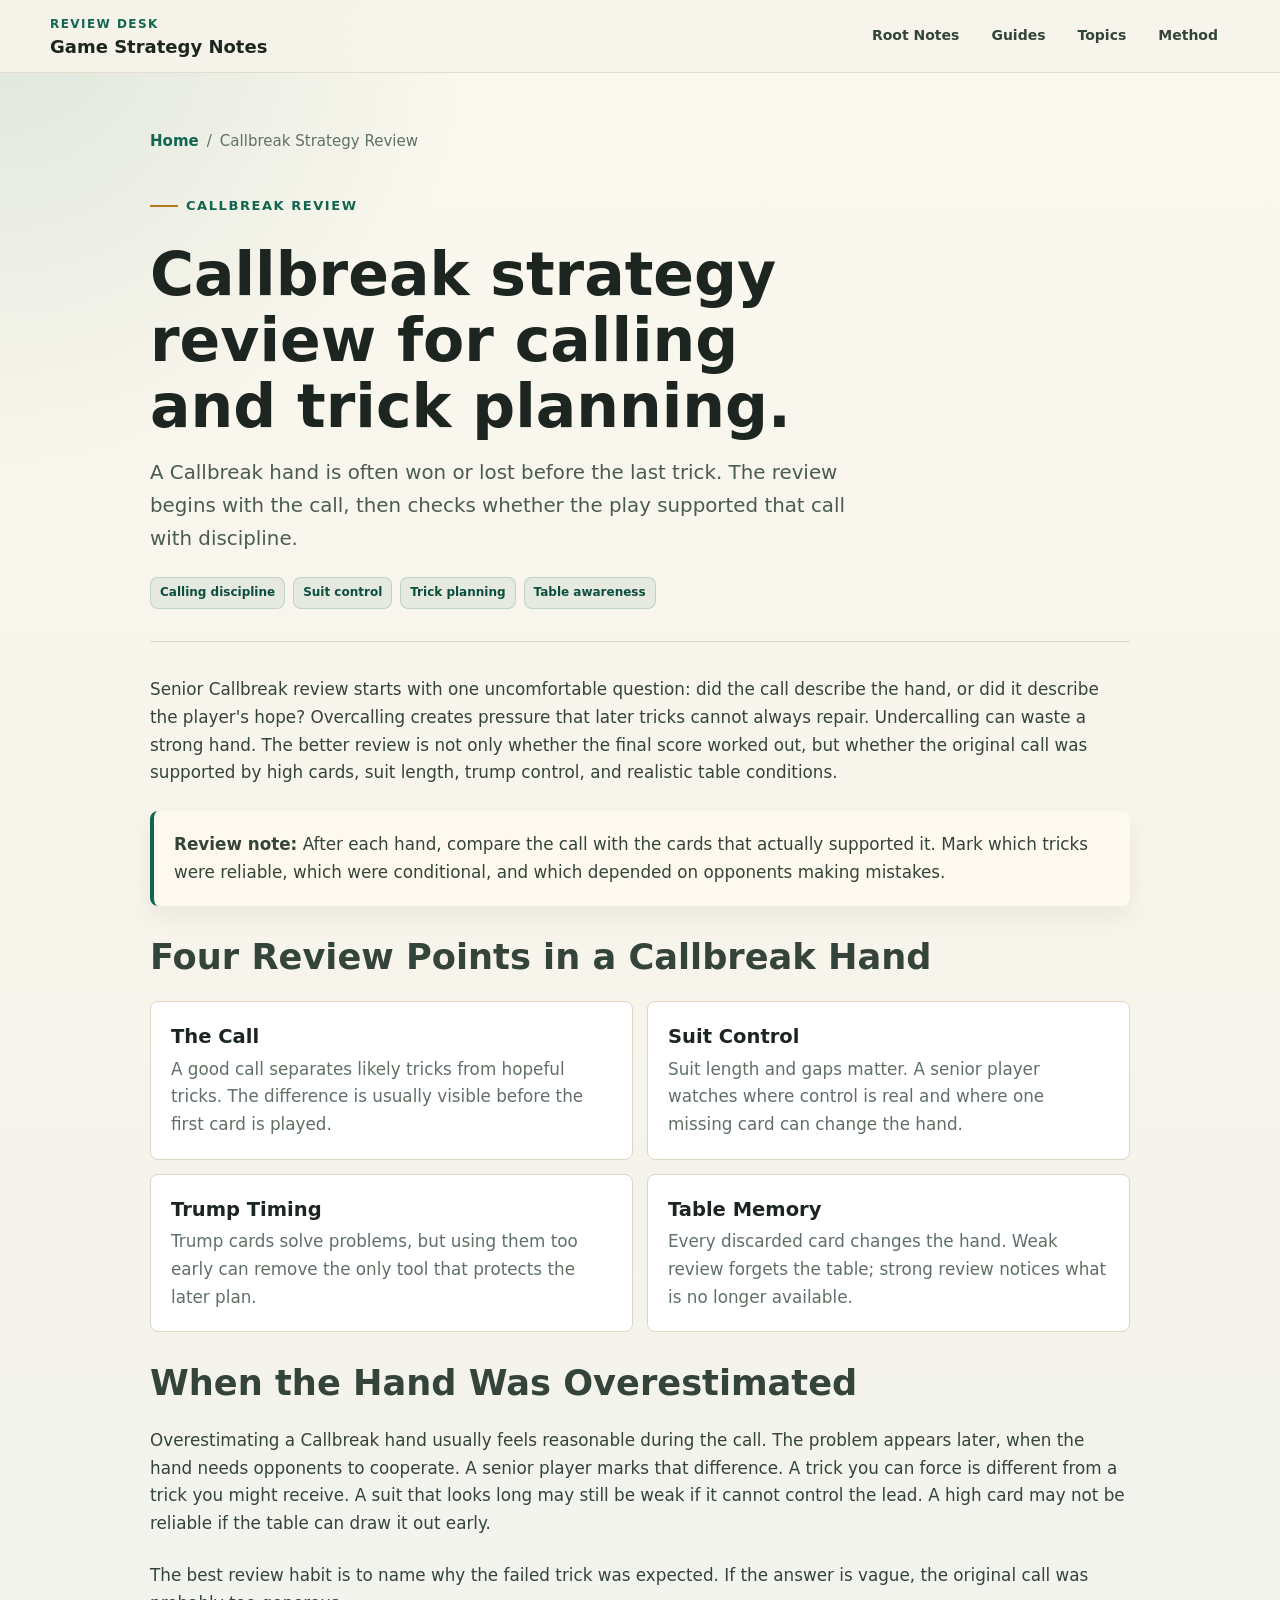
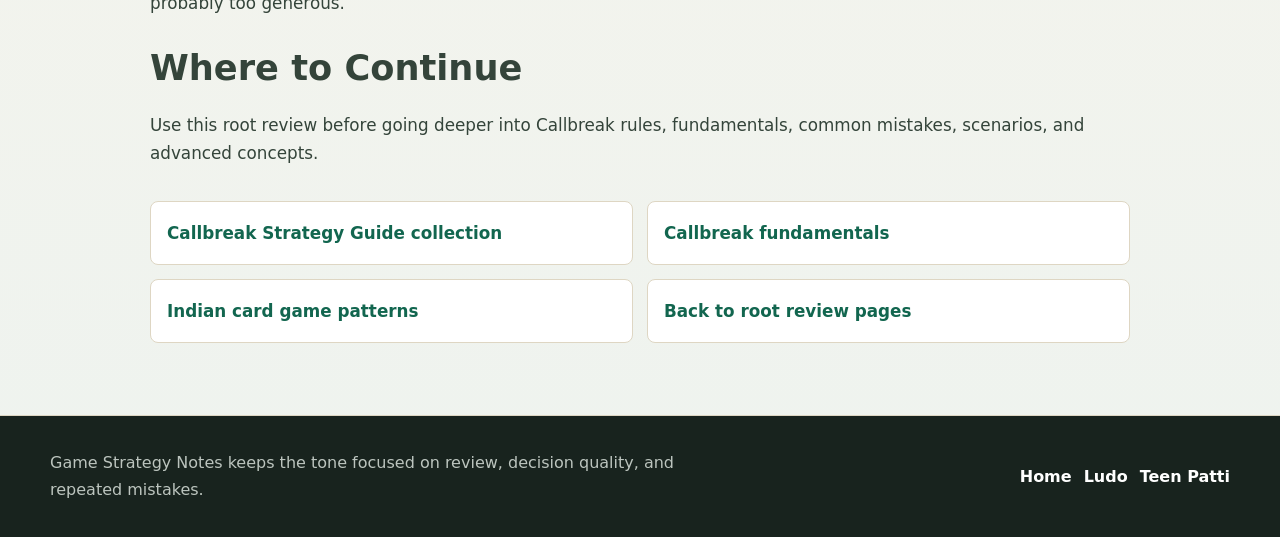
<file: callbreak-strategy-review.html>
<!doctype html>
<html lang="en">
<head>
  <meta charset="utf-8">
  <meta name="viewport" content="width=device-width, initial-scale=1">
  <title>Callbreak Strategy Review for Calling and Trick Planning</title>
  <meta name="description" content="Senior-player Callbreak strategy review notes on calling discipline, suit control, trick planning, table awareness, and overestimating a hand.">
  <meta name="robots" content="index, follow">
  <link rel="canonical" href="https://market-lab-cmd.github.io/callbreak-strategy-review.html">
  <meta property="og:type" content="article">
  <meta property="og:title" content="Callbreak Strategy Review for Calling and Trick Planning">
  <meta property="og:description" content="A review-first look at Callbreak calling discipline, suit control, and table awareness.">
  <meta property="og:url" content="https://market-lab-cmd.github.io/callbreak-strategy-review.html">
  <meta property="og:image" content="https://market-lab-cmd.github.io/assets/images/game-strategy-notes-hub.png">
  <meta name="twitter:card" content="summary_large_image">
  <link rel="stylesheet" href="./assets/css/index.css">
  <script type="application/ld+json">
  {
    "@context": "https://schema.org",
    "@type": "Article",
    "headline": "Callbreak Strategy Review for Calling and Trick Planning",
    "description": "Senior-player Callbreak strategy review notes on calling discipline, suit control, trick planning, table awareness, and overestimating a hand.",
    "url": "https://market-lab-cmd.github.io/callbreak-strategy-review.html",
    "isPartOf": {
      "@type": "WebSite",
      "name": "Game Strategy Notes Hub",
      "url": "https://market-lab-cmd.github.io/"
    }
  }
  </script>
</head>
<body>
  <a class="skip-link" href="#main">Skip to main content</a>
  <header class="site-header">
    <nav class="nav" aria-label="Primary navigation">
      <a class="brand" href="./index.html"><span>Review Desk</span><span>Game Strategy Notes</span></a>
      <div class="nav-links">
        <a href="./index.html#root-pages">Root Notes</a>
        <a href="./index.html#guides">Guides</a>
        <a href="./index.html#topics">Topics</a>
        <a href="./index.html#method">Method</a>
      </div>
    </nav>
  </header>

  <main id="main" class="article-page">
    <nav class="breadcrumb" aria-label="Breadcrumb">
      <a href="./index.html">Home</a>
      <span>/</span>
      <span>Callbreak Strategy Review</span>
    </nav>

    <article>
      <header class="article-hero">
        <p class="eyebrow">Callbreak review</p>
        <h1>Callbreak strategy review for calling and trick planning.</h1>
        <p class="lede">A Callbreak hand is often won or lost before the last trick. The review begins with the call, then checks whether the play supported that call with discipline.</p>
        <div class="article-meta">
          <span>Calling discipline</span>
          <span>Suit control</span>
          <span>Trick planning</span>
          <span>Table awareness</span>
        </div>
      </header>

      <div class="prose">
        <p>Senior Callbreak review starts with one uncomfortable question: did the call describe the hand, or did it describe the player's hope? Overcalling creates pressure that later tricks cannot always repair. Undercalling can waste a strong hand. The better review is not only whether the final score worked out, but whether the original call was supported by high cards, suit length, trump control, and realistic table conditions.</p>

        <div class="note-callout">
          <strong>Review note:</strong> After each hand, compare the call with the cards that actually supported it. Mark which tricks were reliable, which were conditional, and which depended on opponents making mistakes.
        </div>

        <h2>Four Review Points in a Callbreak Hand</h2>
        <div class="review-card-grid">
          <section class="review-card">
            <h3>The Call</h3>
            <p>A good call separates likely tricks from hopeful tricks. The difference is usually visible before the first card is played.</p>
          </section>
          <section class="review-card">
            <h3>Suit Control</h3>
            <p>Suit length and gaps matter. A senior player watches where control is real and where one missing card can change the hand.</p>
          </section>
          <section class="review-card">
            <h3>Trump Timing</h3>
            <p>Trump cards solve problems, but using them too early can remove the only tool that protects the later plan.</p>
          </section>
          <section class="review-card">
            <h3>Table Memory</h3>
            <p>Every discarded card changes the hand. Weak review forgets the table; strong review notices what is no longer available.</p>
          </section>
        </div>

        <h2>When the Hand Was Overestimated</h2>
        <p>Overestimating a Callbreak hand usually feels reasonable during the call. The problem appears later, when the hand needs opponents to cooperate. A senior player marks that difference. A trick you can force is different from a trick you might receive. A suit that looks long may still be weak if it cannot control the lead. A high card may not be reliable if the table can draw it out early.</p>
        <p>The best review habit is to name why the failed trick was expected. If the answer is vague, the original call was probably too generous.</p>

        <h2>Where to Continue</h2>
        <p>Use this root review before going deeper into Callbreak rules, fundamentals, common mistakes, scenarios, and advanced concepts.</p>
        <div class="next-links">
          <a href="https://market-lab-cmd.github.io/Callbreak/">Callbreak Strategy Guide collection</a>
          <a href="https://market-lab-cmd.github.io/Callbreak/fundamentals.html">Callbreak fundamentals</a>
          <a href="./indian-card-game-patterns.html">Indian card game patterns</a>
          <a href="./index.html#root-pages">Back to root review pages</a>
        </div>
      </div>
    </article>
  </main>

  <footer class="site-footer">
    <div class="footer-inner">
      <p>Game Strategy Notes keeps the tone focused on review, decision quality, and repeated mistakes.</p>
      <nav class="footer-links" aria-label="Footer navigation">
        <a href="./index.html">Home</a>
        <a href="./ludo-strategy-notes.html">Ludo</a>
        <a href="./teen-patti-review-notes.html">Teen Patti</a>
      </nav>
    </div>
  </footer>
  <script async src="https://www.googletagmanager.com/gtag/js?id=G-T5PPQX5BDS"></script>
  <script src="./assets/js/main.js" defer></script>
</body>
</html>
</file>
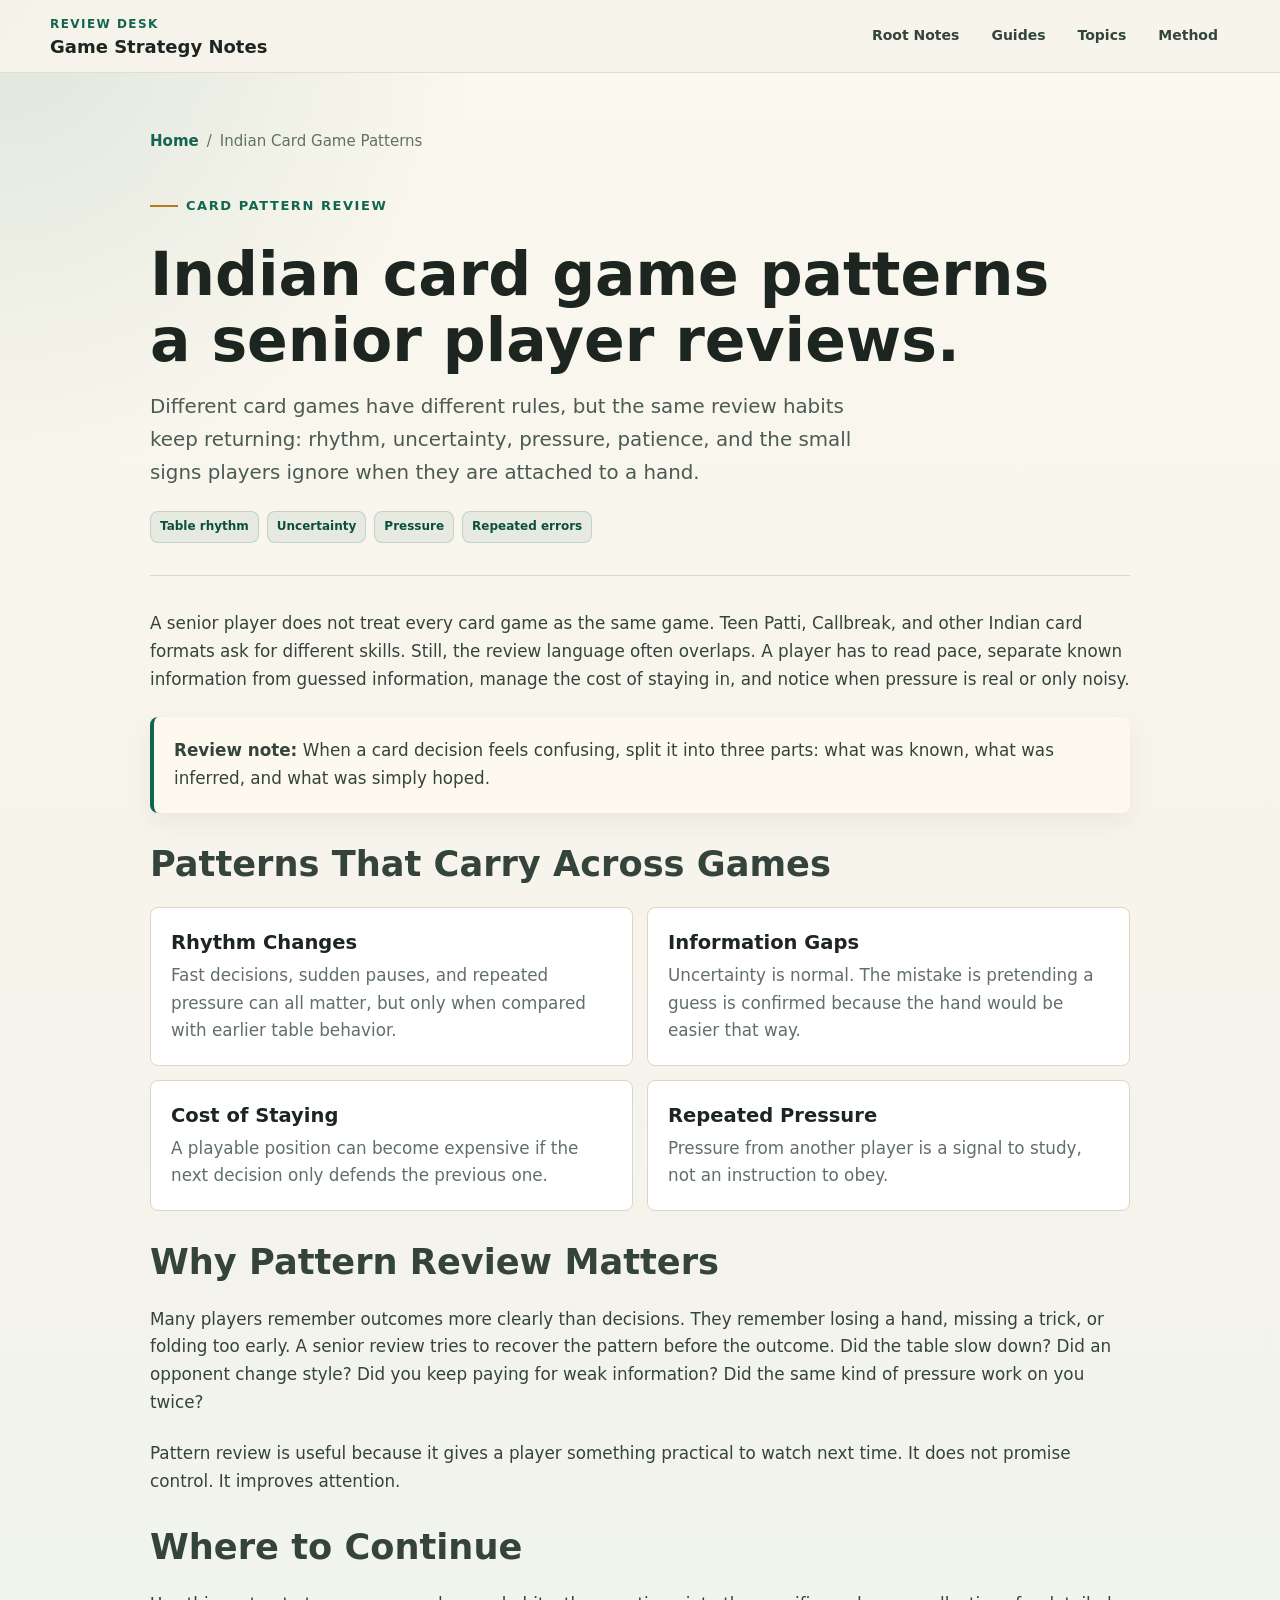
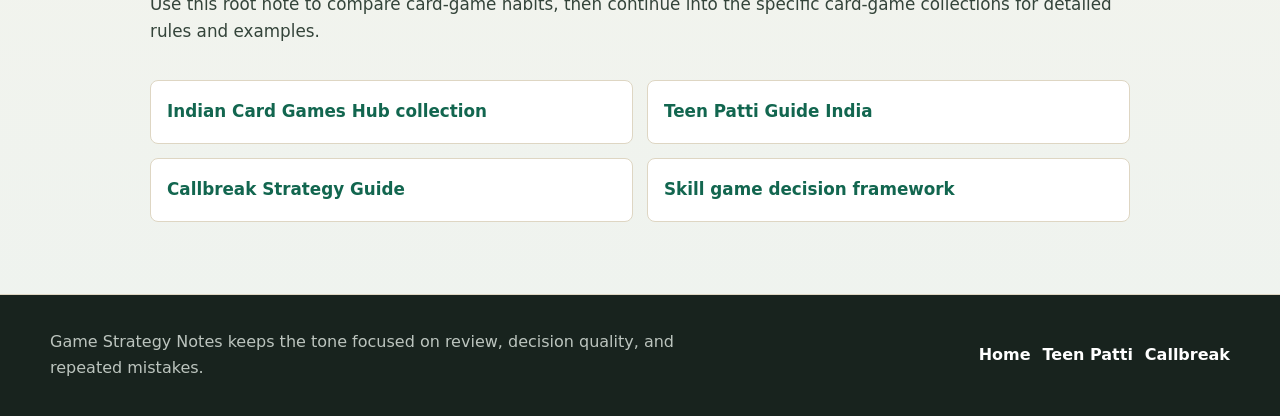
<file: indian-card-game-patterns.html>
<!doctype html>
<html lang="en">
<head>
  <meta charset="utf-8">
  <meta name="viewport" content="width=device-width, initial-scale=1">
  <title>Indian Card Game Patterns a Senior Player Reviews</title>
  <meta name="description" content="Senior-player notes on Indian card game patterns, table rhythm, uncertainty, pressure, repeated mistakes, and review habits across card games.">
  <meta name="robots" content="index, follow">
  <link rel="canonical" href="https://market-lab-cmd.github.io/indian-card-game-patterns.html">
  <meta property="og:type" content="article">
  <meta property="og:title" content="Indian Card Game Patterns a Senior Player Reviews">
  <meta property="og:description" content="Review shared card-game patterns without reducing every decision to a generic tip.">
  <meta property="og:url" content="https://market-lab-cmd.github.io/indian-card-game-patterns.html">
  <meta property="og:image" content="https://market-lab-cmd.github.io/assets/images/game-strategy-notes-hub.png">
  <meta name="twitter:card" content="summary_large_image">
  <link rel="stylesheet" href="./assets/css/index.css">
  <script type="application/ld+json">
  {
    "@context": "https://schema.org",
    "@type": "Article",
    "headline": "Indian Card Game Patterns a Senior Player Reviews",
    "description": "Senior-player notes on Indian card game patterns, table rhythm, uncertainty, pressure, repeated mistakes, and review habits across card games.",
    "url": "https://market-lab-cmd.github.io/indian-card-game-patterns.html",
    "isPartOf": {
      "@type": "WebSite",
      "name": "Game Strategy Notes Hub",
      "url": "https://market-lab-cmd.github.io/"
    }
  }
  </script>
</head>
<body>
  <a class="skip-link" href="#main">Skip to main content</a>
  <header class="site-header">
    <nav class="nav" aria-label="Primary navigation">
      <a class="brand" href="./index.html"><span>Review Desk</span><span>Game Strategy Notes</span></a>
      <div class="nav-links">
        <a href="./index.html#root-pages">Root Notes</a>
        <a href="./index.html#guides">Guides</a>
        <a href="./index.html#topics">Topics</a>
        <a href="./index.html#method">Method</a>
      </div>
    </nav>
  </header>

  <main id="main" class="article-page">
    <nav class="breadcrumb" aria-label="Breadcrumb">
      <a href="./index.html">Home</a>
      <span>/</span>
      <span>Indian Card Game Patterns</span>
    </nav>

    <article>
      <header class="article-hero">
        <p class="eyebrow">Card pattern review</p>
        <h1>Indian card game patterns a senior player reviews.</h1>
        <p class="lede">Different card games have different rules, but the same review habits keep returning: rhythm, uncertainty, pressure, patience, and the small signs players ignore when they are attached to a hand.</p>
        <div class="article-meta">
          <span>Table rhythm</span>
          <span>Uncertainty</span>
          <span>Pressure</span>
          <span>Repeated errors</span>
        </div>
      </header>

      <div class="prose">
        <p>A senior player does not treat every card game as the same game. Teen Patti, Callbreak, and other Indian card formats ask for different skills. Still, the review language often overlaps. A player has to read pace, separate known information from guessed information, manage the cost of staying in, and notice when pressure is real or only noisy.</p>

        <div class="note-callout">
          <strong>Review note:</strong> When a card decision feels confusing, split it into three parts: what was known, what was inferred, and what was simply hoped.
        </div>

        <h2>Patterns That Carry Across Games</h2>
        <div class="review-card-grid">
          <section class="review-card">
            <h3>Rhythm Changes</h3>
            <p>Fast decisions, sudden pauses, and repeated pressure can all matter, but only when compared with earlier table behavior.</p>
          </section>
          <section class="review-card">
            <h3>Information Gaps</h3>
            <p>Uncertainty is normal. The mistake is pretending a guess is confirmed because the hand would be easier that way.</p>
          </section>
          <section class="review-card">
            <h3>Cost of Staying</h3>
            <p>A playable position can become expensive if the next decision only defends the previous one.</p>
          </section>
          <section class="review-card">
            <h3>Repeated Pressure</h3>
            <p>Pressure from another player is a signal to study, not an instruction to obey.</p>
          </section>
        </div>

        <h2>Why Pattern Review Matters</h2>
        <p>Many players remember outcomes more clearly than decisions. They remember losing a hand, missing a trick, or folding too early. A senior review tries to recover the pattern before the outcome. Did the table slow down? Did an opponent change style? Did you keep paying for weak information? Did the same kind of pressure work on you twice?</p>
        <p>Pattern review is useful because it gives a player something practical to watch next time. It does not promise control. It improves attention.</p>

        <h2>Where to Continue</h2>
        <p>Use this root note to compare card-game habits, then continue into the specific card-game collections for detailed rules and examples.</p>
        <div class="next-links">
          <a href="https://market-lab-cmd.github.io/indian-card-games-hub/">Indian Card Games Hub collection</a>
          <a href="https://market-lab-cmd.github.io/teenpatti-guide-india/">Teen Patti Guide India</a>
          <a href="https://market-lab-cmd.github.io/Callbreak/">Callbreak Strategy Guide</a>
          <a href="./skill-game-decision-making.html">Skill game decision framework</a>
        </div>
      </div>
    </article>
  </main>

  <footer class="site-footer">
    <div class="footer-inner">
      <p>Game Strategy Notes keeps the tone focused on review, decision quality, and repeated mistakes.</p>
      <nav class="footer-links" aria-label="Footer navigation">
        <a href="./index.html">Home</a>
        <a href="./teen-patti-review-notes.html">Teen Patti</a>
        <a href="./callbreak-strategy-review.html">Callbreak</a>
      </nav>
    </div>
  </footer>
  <script async src="https://www.googletagmanager.com/gtag/js?id=G-T5PPQX5BDS"></script>
  <script src="./assets/js/main.js" defer></script>
</body>
</html>
</file>
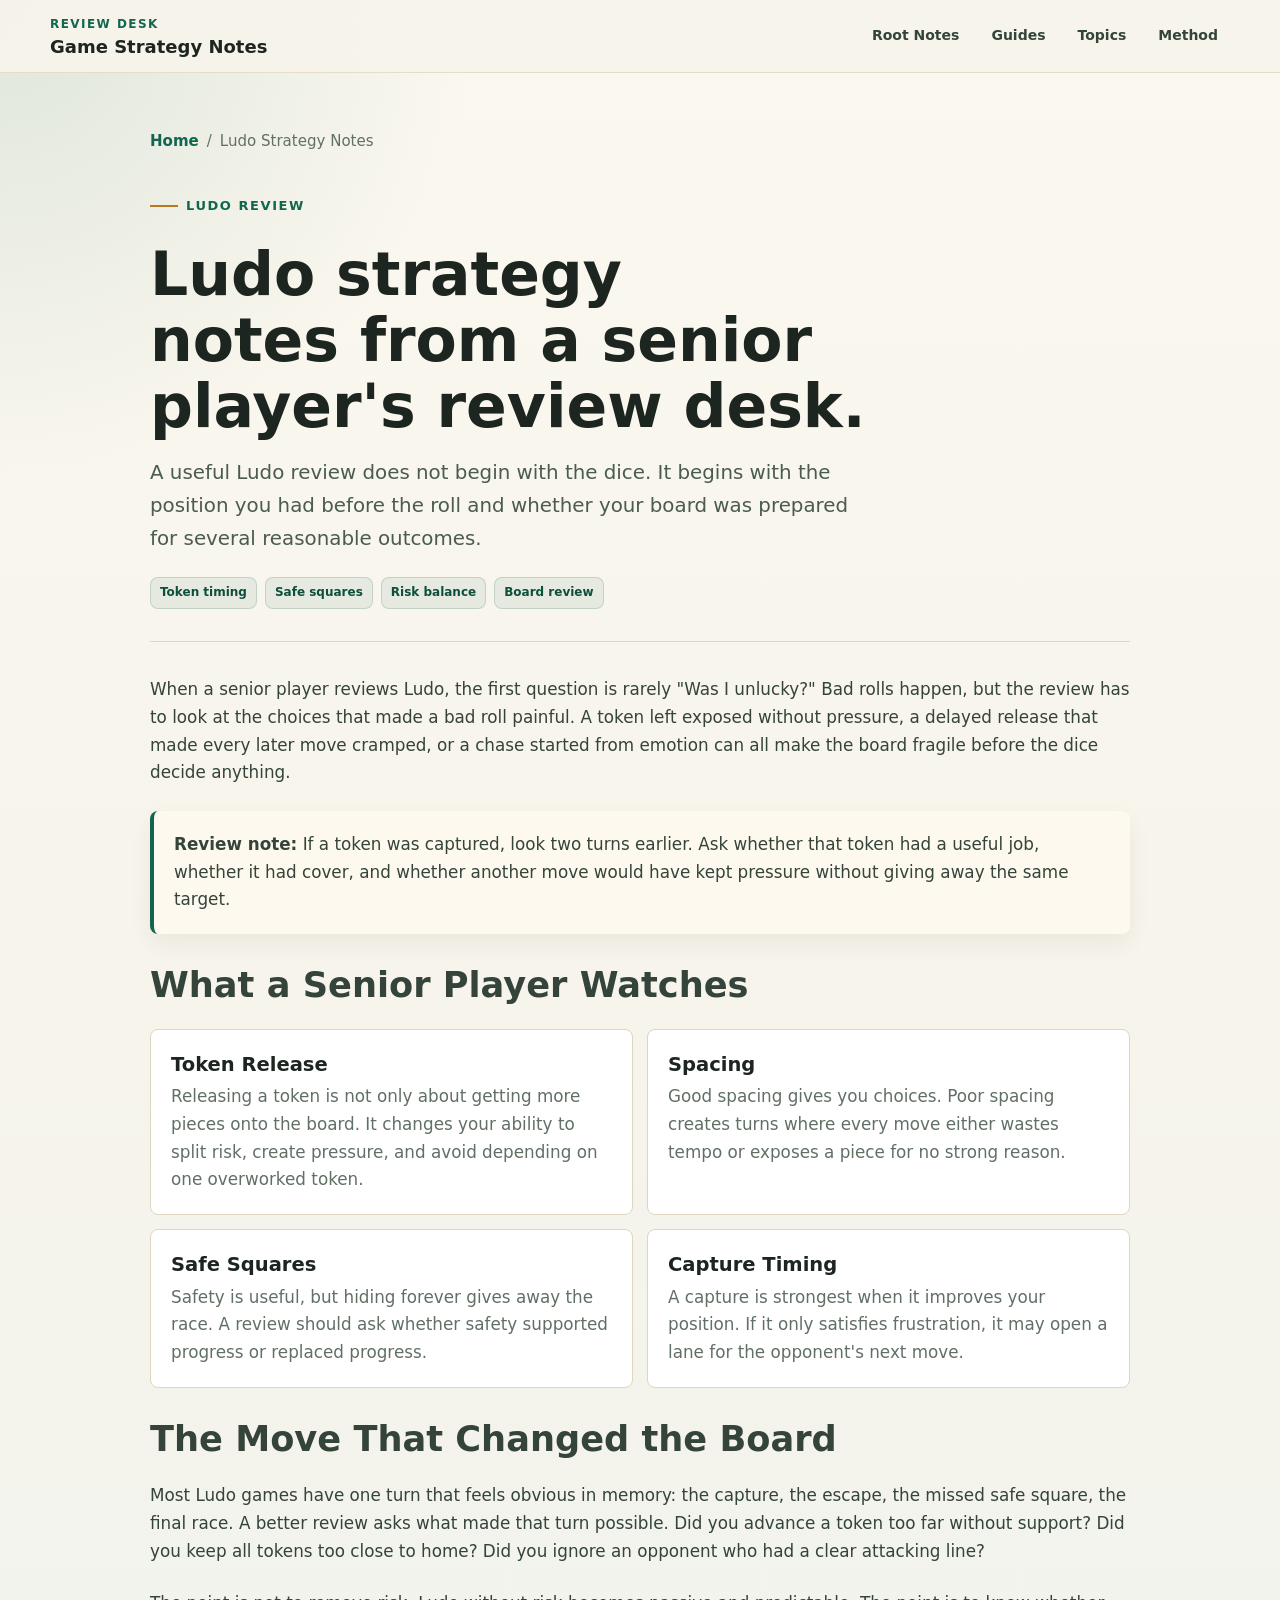
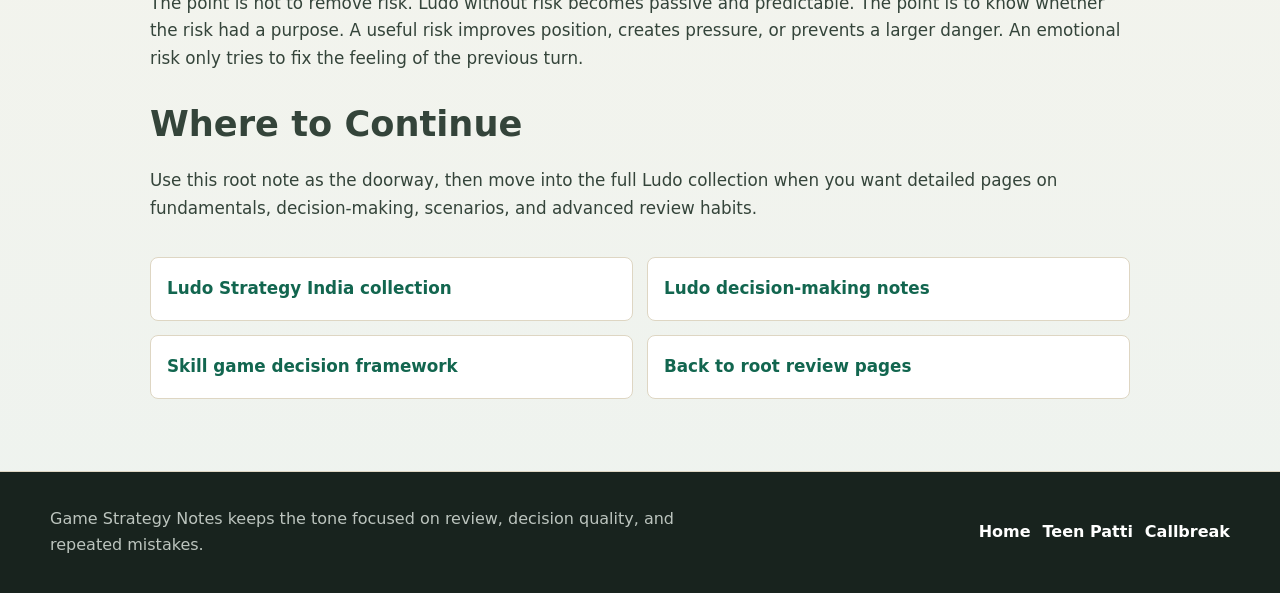
<file: ludo-strategy-notes.html>
<!doctype html>
<html lang="en">
<head>
  <meta charset="utf-8">
  <meta name="viewport" content="width=device-width, initial-scale=1">
  <title>Ludo Strategy Notes From a Senior Player Review Desk</title>
  <meta name="description" content="Senior-player Ludo strategy notes on token timing, spacing, safe squares, risk balance, and reviewing the move that changed the board.">
  <meta name="robots" content="index, follow">
  <link rel="canonical" href="https://market-lab-cmd.github.io/ludo-strategy-notes.html">
  <meta property="og:type" content="article">
  <meta property="og:title" content="Ludo Strategy Notes From a Senior Player Review Desk">
  <meta property="og:description" content="Review token timing, spacing, safety, and risk in Ludo without turning the game into a list of slogans.">
  <meta property="og:url" content="https://market-lab-cmd.github.io/ludo-strategy-notes.html">
  <meta property="og:image" content="https://market-lab-cmd.github.io/assets/images/game-strategy-notes-hub.png">
  <meta name="twitter:card" content="summary_large_image">
  <link rel="stylesheet" href="./assets/css/index.css">
  <script type="application/ld+json">
  {
    "@context": "https://schema.org",
    "@type": "Article",
    "headline": "Ludo Strategy Notes From a Senior Player Review Desk",
    "description": "Senior-player Ludo strategy notes on token timing, spacing, safe squares, risk balance, and reviewing the move that changed the board.",
    "url": "https://market-lab-cmd.github.io/ludo-strategy-notes.html",
    "isPartOf": {
      "@type": "WebSite",
      "name": "Game Strategy Notes Hub",
      "url": "https://market-lab-cmd.github.io/"
    }
  }
  </script>
</head>
<body>
  <a class="skip-link" href="#main">Skip to main content</a>
  <header class="site-header">
    <nav class="nav" aria-label="Primary navigation">
      <a class="brand" href="./index.html"><span>Review Desk</span><span>Game Strategy Notes</span></a>
      <div class="nav-links">
        <a href="./index.html#root-pages">Root Notes</a>
        <a href="./index.html#guides">Guides</a>
        <a href="./index.html#topics">Topics</a>
        <a href="./index.html#method">Method</a>
      </div>
    </nav>
  </header>

  <main id="main" class="article-page">
    <nav class="breadcrumb" aria-label="Breadcrumb">
      <a href="./index.html">Home</a>
      <span>/</span>
      <span>Ludo Strategy Notes</span>
    </nav>

    <article>
      <header class="article-hero">
        <p class="eyebrow">Ludo review</p>
        <h1>Ludo strategy notes from a senior player's review desk.</h1>
        <p class="lede">A useful Ludo review does not begin with the dice. It begins with the position you had before the roll and whether your board was prepared for several reasonable outcomes.</p>
        <div class="article-meta">
          <span>Token timing</span>
          <span>Safe squares</span>
          <span>Risk balance</span>
          <span>Board review</span>
        </div>
      </header>

      <div class="prose">
        <p>When a senior player reviews Ludo, the first question is rarely "Was I unlucky?" Bad rolls happen, but the review has to look at the choices that made a bad roll painful. A token left exposed without pressure, a delayed release that made every later move cramped, or a chase started from emotion can all make the board fragile before the dice decide anything.</p>

        <div class="note-callout">
          <strong>Review note:</strong> If a token was captured, look two turns earlier. Ask whether that token had a useful job, whether it had cover, and whether another move would have kept pressure without giving away the same target.
        </div>

        <h2>What a Senior Player Watches</h2>
        <div class="review-card-grid">
          <section class="review-card">
            <h3>Token Release</h3>
            <p>Releasing a token is not only about getting more pieces onto the board. It changes your ability to split risk, create pressure, and avoid depending on one overworked token.</p>
          </section>
          <section class="review-card">
            <h3>Spacing</h3>
            <p>Good spacing gives you choices. Poor spacing creates turns where every move either wastes tempo or exposes a piece for no strong reason.</p>
          </section>
          <section class="review-card">
            <h3>Safe Squares</h3>
            <p>Safety is useful, but hiding forever gives away the race. A review should ask whether safety supported progress or replaced progress.</p>
          </section>
          <section class="review-card">
            <h3>Capture Timing</h3>
            <p>A capture is strongest when it improves your position. If it only satisfies frustration, it may open a lane for the opponent's next move.</p>
          </section>
        </div>

        <h2>The Move That Changed the Board</h2>
        <p>Most Ludo games have one turn that feels obvious in memory: the capture, the escape, the missed safe square, the final race. A better review asks what made that turn possible. Did you advance a token too far without support? Did you keep all tokens too close to home? Did you ignore an opponent who had a clear attacking line?</p>
        <p>The point is not to remove risk. Ludo without risk becomes passive and predictable. The point is to know whether the risk had a purpose. A useful risk improves position, creates pressure, or prevents a larger danger. An emotional risk only tries to fix the feeling of the previous turn.</p>

        <h2>Where to Continue</h2>
        <p>Use this root note as the doorway, then move into the full Ludo collection when you want detailed pages on fundamentals, decision-making, scenarios, and advanced review habits.</p>
        <div class="next-links">
          <a href="https://market-lab-cmd.github.io/ludo-strategy-india/">Ludo Strategy India collection</a>
          <a href="https://market-lab-cmd.github.io/ludo-strategy-india/decision-making.html">Ludo decision-making notes</a>
          <a href="./skill-game-decision-making.html">Skill game decision framework</a>
          <a href="./index.html#root-pages">Back to root review pages</a>
        </div>
      </div>
    </article>
  </main>

  <footer class="site-footer">
    <div class="footer-inner">
      <p>Game Strategy Notes keeps the tone focused on review, decision quality, and repeated mistakes.</p>
      <nav class="footer-links" aria-label="Footer navigation">
        <a href="./index.html">Home</a>
        <a href="./teen-patti-review-notes.html">Teen Patti</a>
        <a href="./callbreak-strategy-review.html">Callbreak</a>
      </nav>
    </div>
  </footer>
  <script async src="https://www.googletagmanager.com/gtag/js?id=G-T5PPQX5BDS"></script>
  <script src="./assets/js/main.js" defer></script>
</body>
</html>
</file>
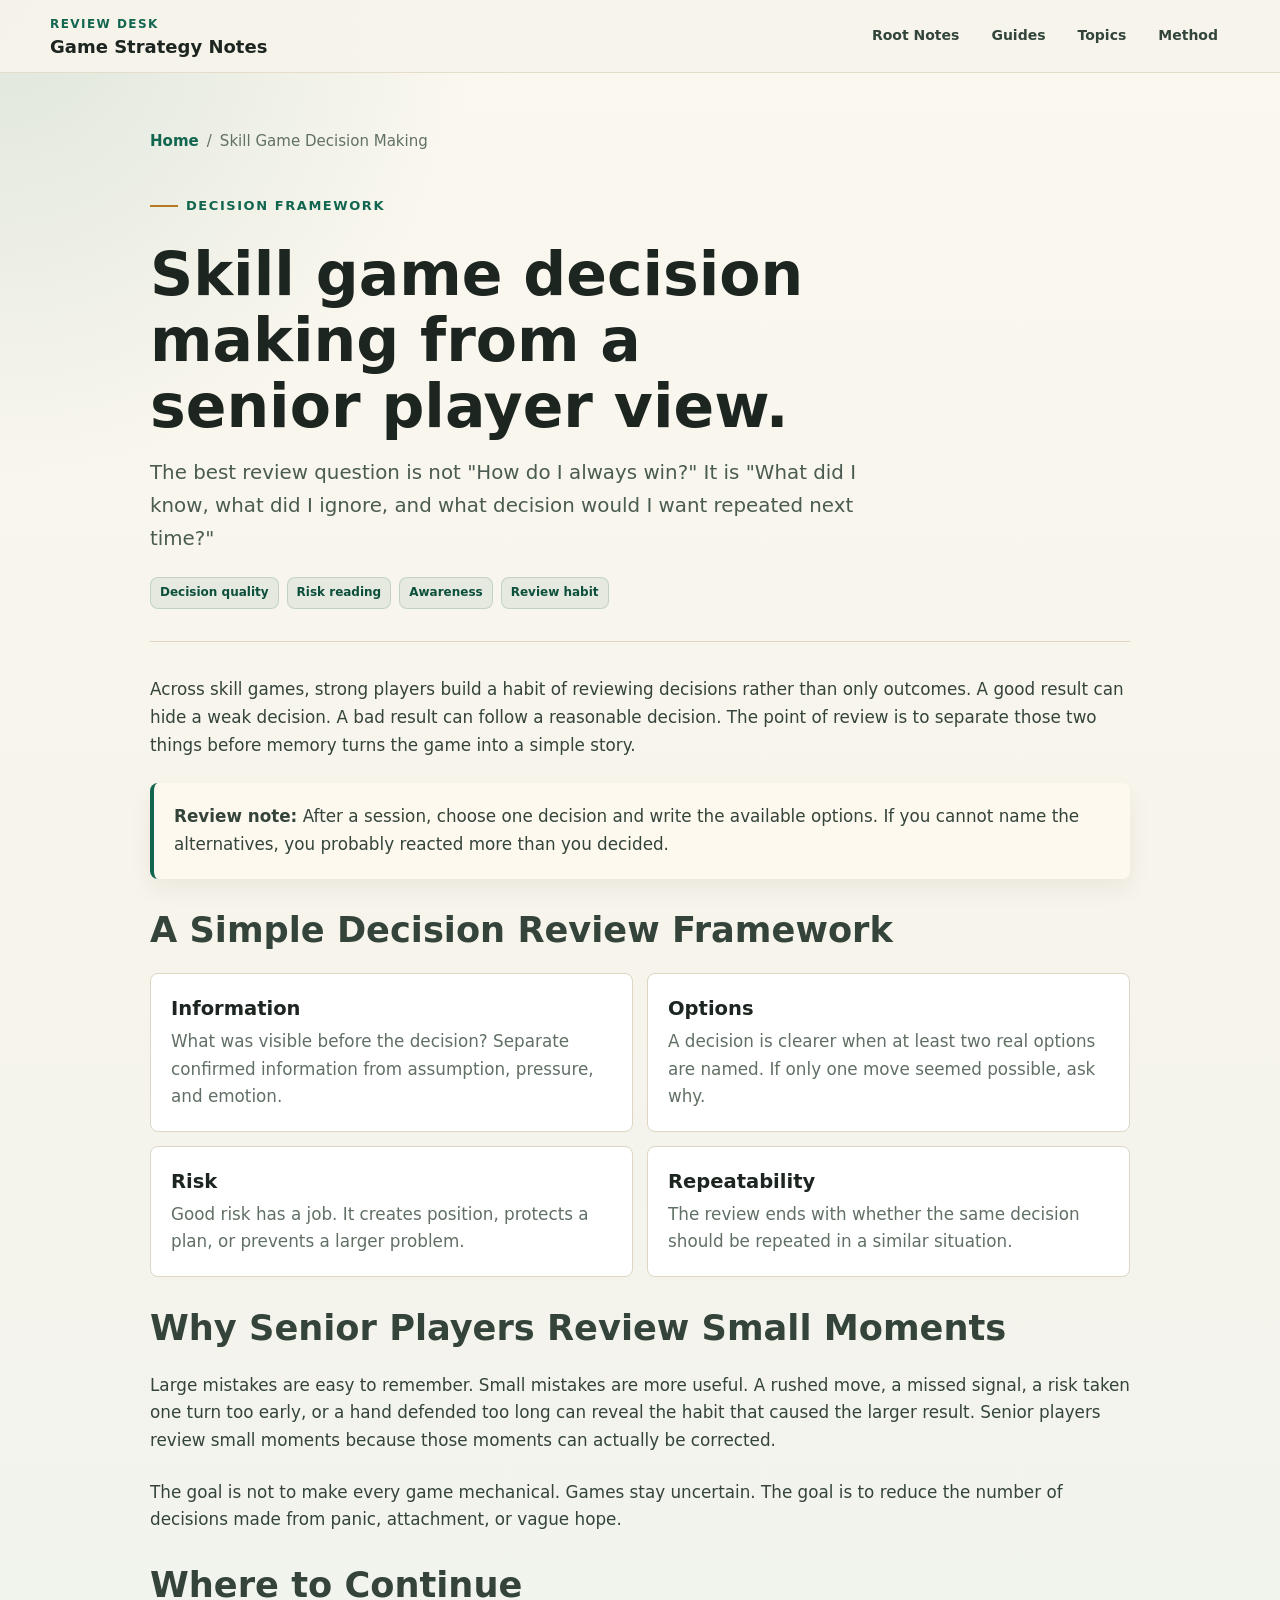
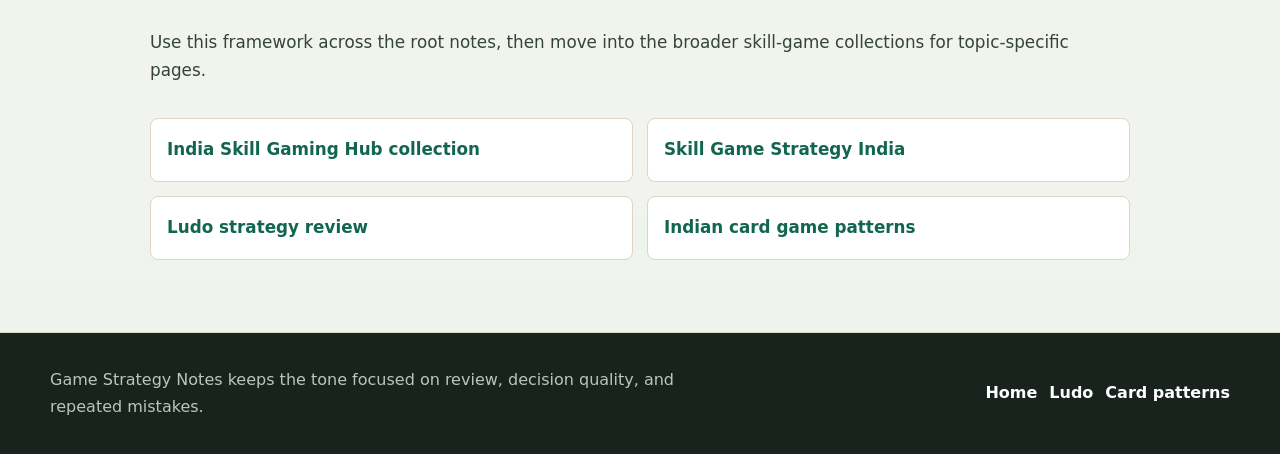
<file: skill-game-decision-making.html>
<!doctype html>
<html lang="en">
<head>
  <meta charset="utf-8">
  <meta name="viewport" content="width=device-width, initial-scale=1">
  <title>Skill Game Decision Making From a Senior Player View</title>
  <meta name="description" content="A senior-player framework for reviewing skill game decisions, risk balance, awareness, timing, emotional choices, and repeated mistakes.">
  <meta name="robots" content="index, follow">
  <link rel="canonical" href="https://market-lab-cmd.github.io/skill-game-decision-making.html">
  <meta property="og:type" content="article">
  <meta property="og:title" content="Skill Game Decision Making From a Senior Player View">
  <meta property="og:description" content="A review framework for risk, timing, awareness, and repeated mistakes across games.">
  <meta property="og:url" content="https://market-lab-cmd.github.io/skill-game-decision-making.html">
  <meta property="og:image" content="https://market-lab-cmd.github.io/assets/images/game-strategy-notes-hub.png">
  <meta name="twitter:card" content="summary_large_image">
  <link rel="stylesheet" href="./assets/css/index.css">
  <script type="application/ld+json">
  {
    "@context": "https://schema.org",
    "@type": "Article",
    "headline": "Skill Game Decision Making From a Senior Player View",
    "description": "A senior-player framework for reviewing skill game decisions, risk balance, awareness, timing, emotional choices, and repeated mistakes.",
    "url": "https://market-lab-cmd.github.io/skill-game-decision-making.html",
    "isPartOf": {
      "@type": "WebSite",
      "name": "Game Strategy Notes Hub",
      "url": "https://market-lab-cmd.github.io/"
    }
  }
  </script>
</head>
<body>
  <a class="skip-link" href="#main">Skip to main content</a>
  <header class="site-header">
    <nav class="nav" aria-label="Primary navigation">
      <a class="brand" href="./index.html"><span>Review Desk</span><span>Game Strategy Notes</span></a>
      <div class="nav-links">
        <a href="./index.html#root-pages">Root Notes</a>
        <a href="./index.html#guides">Guides</a>
        <a href="./index.html#topics">Topics</a>
        <a href="./index.html#method">Method</a>
      </div>
    </nav>
  </header>

  <main id="main" class="article-page">
    <nav class="breadcrumb" aria-label="Breadcrumb">
      <a href="./index.html">Home</a>
      <span>/</span>
      <span>Skill Game Decision Making</span>
    </nav>

    <article>
      <header class="article-hero">
        <p class="eyebrow">Decision framework</p>
        <h1>Skill game decision making from a senior player view.</h1>
        <p class="lede">The best review question is not "How do I always win?" It is "What did I know, what did I ignore, and what decision would I want repeated next time?"</p>
        <div class="article-meta">
          <span>Decision quality</span>
          <span>Risk reading</span>
          <span>Awareness</span>
          <span>Review habit</span>
        </div>
      </header>

      <div class="prose">
        <p>Across skill games, strong players build a habit of reviewing decisions rather than only outcomes. A good result can hide a weak decision. A bad result can follow a reasonable decision. The point of review is to separate those two things before memory turns the game into a simple story.</p>

        <div class="note-callout">
          <strong>Review note:</strong> After a session, choose one decision and write the available options. If you cannot name the alternatives, you probably reacted more than you decided.
        </div>

        <h2>A Simple Decision Review Framework</h2>
        <div class="review-card-grid">
          <section class="review-card">
            <h3>Information</h3>
            <p>What was visible before the decision? Separate confirmed information from assumption, pressure, and emotion.</p>
          </section>
          <section class="review-card">
            <h3>Options</h3>
            <p>A decision is clearer when at least two real options are named. If only one move seemed possible, ask why.</p>
          </section>
          <section class="review-card">
            <h3>Risk</h3>
            <p>Good risk has a job. It creates position, protects a plan, or prevents a larger problem.</p>
          </section>
          <section class="review-card">
            <h3>Repeatability</h3>
            <p>The review ends with whether the same decision should be repeated in a similar situation.</p>
          </section>
        </div>

        <h2>Why Senior Players Review Small Moments</h2>
        <p>Large mistakes are easy to remember. Small mistakes are more useful. A rushed move, a missed signal, a risk taken one turn too early, or a hand defended too long can reveal the habit that caused the larger result. Senior players review small moments because those moments can actually be corrected.</p>
        <p>The goal is not to make every game mechanical. Games stay uncertain. The goal is to reduce the number of decisions made from panic, attachment, or vague hope.</p>

        <h2>Where to Continue</h2>
        <p>Use this framework across the root notes, then move into the broader skill-game collections for topic-specific pages.</p>
        <div class="next-links">
          <a href="https://market-lab-cmd.github.io/india-skill-gaming-hub/">India Skill Gaming Hub collection</a>
          <a href="https://market-lab-cmd.github.io/skill-game-strategy-india/">Skill Game Strategy India</a>
          <a href="./ludo-strategy-notes.html">Ludo strategy review</a>
          <a href="./indian-card-game-patterns.html">Indian card game patterns</a>
        </div>
      </div>
    </article>
  </main>

  <footer class="site-footer">
    <div class="footer-inner">
      <p>Game Strategy Notes keeps the tone focused on review, decision quality, and repeated mistakes.</p>
      <nav class="footer-links" aria-label="Footer navigation">
        <a href="./index.html">Home</a>
        <a href="./ludo-strategy-notes.html">Ludo</a>
        <a href="./indian-card-game-patterns.html">Card patterns</a>
      </nav>
    </div>
  </footer>
  <script async src="https://www.googletagmanager.com/gtag/js?id=G-T5PPQX5BDS"></script>
  <script src="./assets/js/main.js" defer></script>
</body>
</html>
</file>
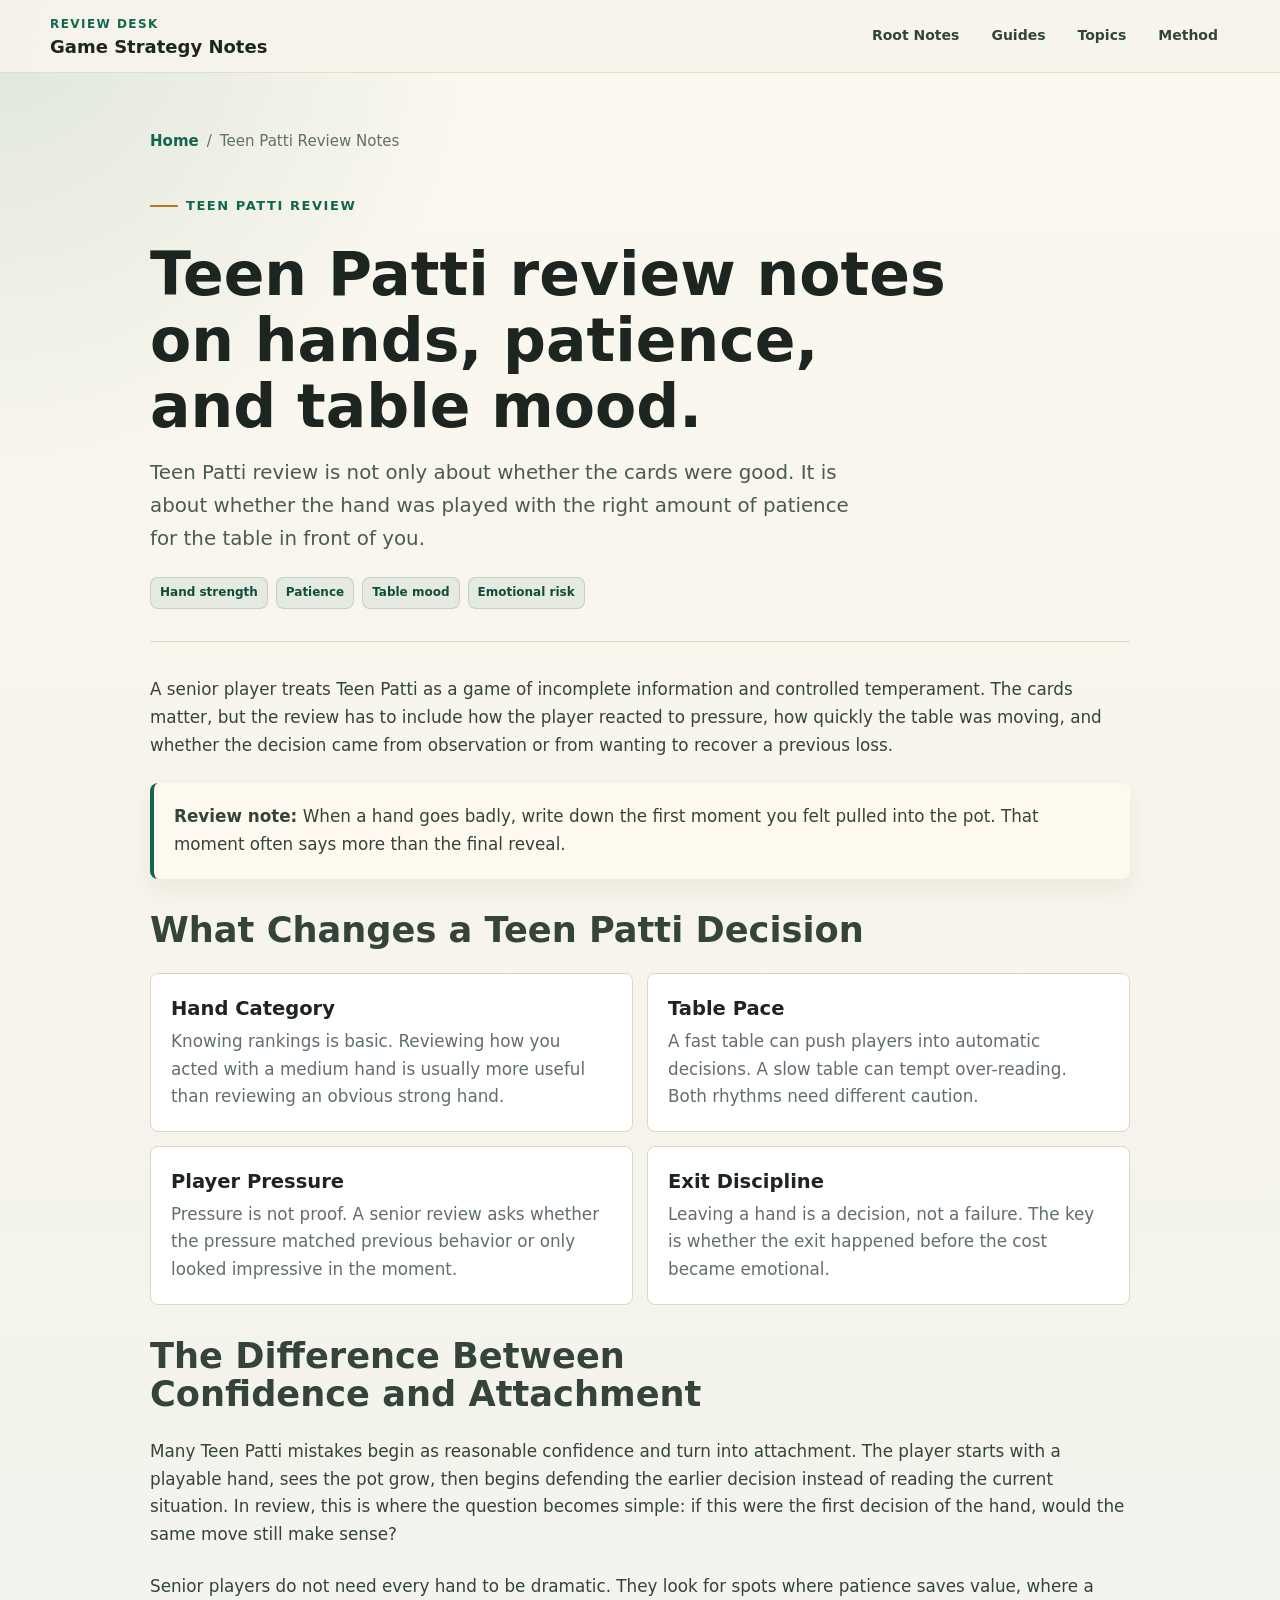
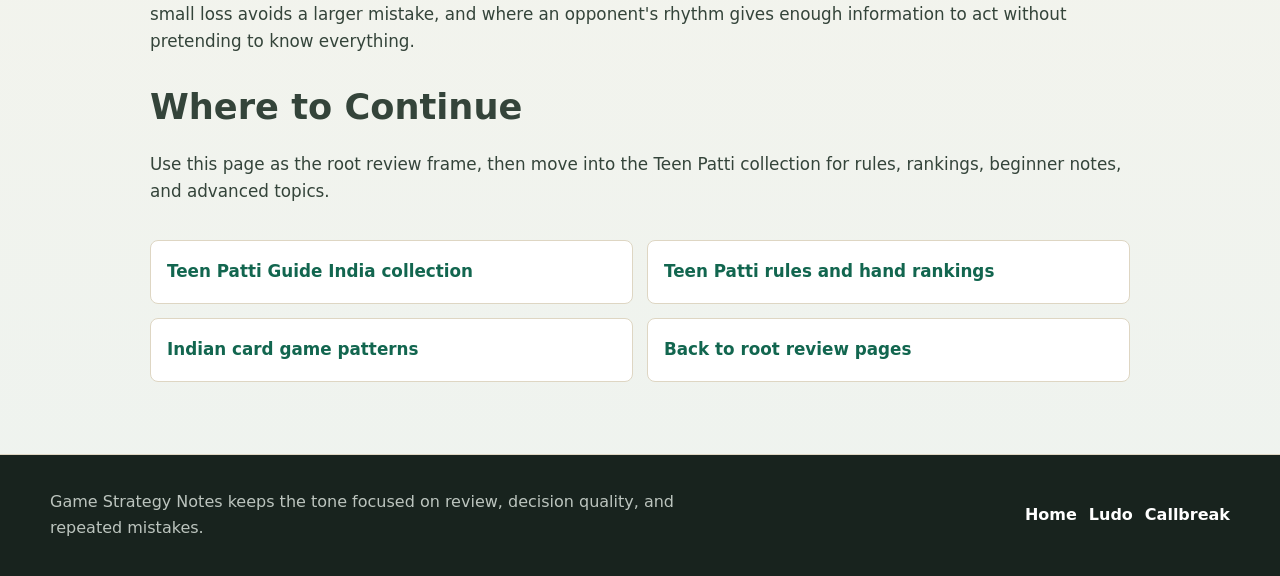
<file: teen-patti-review-notes.html>
<!doctype html>
<html lang="en">
<head>
  <meta charset="utf-8">
  <meta name="viewport" content="width=device-width, initial-scale=1">
  <title>Teen Patti Review Notes on Hands, Patience, and Table Mood</title>
  <meta name="description" content="Senior-player Teen Patti review notes on hand strength, patience, table mood, risk, and the moments where emotion changes a card decision.">
  <meta name="robots" content="index, follow">
  <link rel="canonical" href="https://market-lab-cmd.github.io/teen-patti-review-notes.html">
  <meta property="og:type" content="article">
  <meta property="og:title" content="Teen Patti Review Notes on Hands, Patience, and Table Mood">
  <meta property="og:description" content="A calm review of Teen Patti decisions from a senior player's point of view.">
  <meta property="og:url" content="https://market-lab-cmd.github.io/teen-patti-review-notes.html">
  <meta property="og:image" content="https://market-lab-cmd.github.io/assets/images/game-strategy-notes-hub.png">
  <meta name="twitter:card" content="summary_large_image">
  <link rel="stylesheet" href="./assets/css/index.css">
  <script type="application/ld+json">
  {
    "@context": "https://schema.org",
    "@type": "Article",
    "headline": "Teen Patti Review Notes on Hands, Patience, and Table Mood",
    "description": "Senior-player Teen Patti review notes on hand strength, patience, table mood, risk, and the moments where emotion changes a card decision.",
    "url": "https://market-lab-cmd.github.io/teen-patti-review-notes.html",
    "isPartOf": {
      "@type": "WebSite",
      "name": "Game Strategy Notes Hub",
      "url": "https://market-lab-cmd.github.io/"
    }
  }
  </script>
</head>
<body>
  <a class="skip-link" href="#main">Skip to main content</a>
  <header class="site-header">
    <nav class="nav" aria-label="Primary navigation">
      <a class="brand" href="./index.html"><span>Review Desk</span><span>Game Strategy Notes</span></a>
      <div class="nav-links">
        <a href="./index.html#root-pages">Root Notes</a>
        <a href="./index.html#guides">Guides</a>
        <a href="./index.html#topics">Topics</a>
        <a href="./index.html#method">Method</a>
      </div>
    </nav>
  </header>

  <main id="main" class="article-page">
    <nav class="breadcrumb" aria-label="Breadcrumb">
      <a href="./index.html">Home</a>
      <span>/</span>
      <span>Teen Patti Review Notes</span>
    </nav>

    <article>
      <header class="article-hero">
        <p class="eyebrow">Teen Patti review</p>
        <h1>Teen Patti review notes on hands, patience, and table mood.</h1>
        <p class="lede">Teen Patti review is not only about whether the cards were good. It is about whether the hand was played with the right amount of patience for the table in front of you.</p>
        <div class="article-meta">
          <span>Hand strength</span>
          <span>Patience</span>
          <span>Table mood</span>
          <span>Emotional risk</span>
        </div>
      </header>

      <div class="prose">
        <p>A senior player treats Teen Patti as a game of incomplete information and controlled temperament. The cards matter, but the review has to include how the player reacted to pressure, how quickly the table was moving, and whether the decision came from observation or from wanting to recover a previous loss.</p>

        <div class="note-callout">
          <strong>Review note:</strong> When a hand goes badly, write down the first moment you felt pulled into the pot. That moment often says more than the final reveal.
        </div>

        <h2>What Changes a Teen Patti Decision</h2>
        <div class="review-card-grid">
          <section class="review-card">
            <h3>Hand Category</h3>
            <p>Knowing rankings is basic. Reviewing how you acted with a medium hand is usually more useful than reviewing an obvious strong hand.</p>
          </section>
          <section class="review-card">
            <h3>Table Pace</h3>
            <p>A fast table can push players into automatic decisions. A slow table can tempt over-reading. Both rhythms need different caution.</p>
          </section>
          <section class="review-card">
            <h3>Player Pressure</h3>
            <p>Pressure is not proof. A senior review asks whether the pressure matched previous behavior or only looked impressive in the moment.</p>
          </section>
          <section class="review-card">
            <h3>Exit Discipline</h3>
            <p>Leaving a hand is a decision, not a failure. The key is whether the exit happened before the cost became emotional.</p>
          </section>
        </div>

        <h2>The Difference Between Confidence and Attachment</h2>
        <p>Many Teen Patti mistakes begin as reasonable confidence and turn into attachment. The player starts with a playable hand, sees the pot grow, then begins defending the earlier decision instead of reading the current situation. In review, this is where the question becomes simple: if this were the first decision of the hand, would the same move still make sense?</p>
        <p>Senior players do not need every hand to be dramatic. They look for spots where patience saves value, where a small loss avoids a larger mistake, and where an opponent's rhythm gives enough information to act without pretending to know everything.</p>

        <h2>Where to Continue</h2>
        <p>Use this page as the root review frame, then move into the Teen Patti collection for rules, rankings, beginner notes, and advanced topics.</p>
        <div class="next-links">
          <a href="https://market-lab-cmd.github.io/teenpatti-guide-india/">Teen Patti Guide India collection</a>
          <a href="https://market-lab-cmd.github.io/teenpatti-guide-india/teen-patti-guide.html">Teen Patti rules and hand rankings</a>
          <a href="./indian-card-game-patterns.html">Indian card game patterns</a>
          <a href="./index.html#root-pages">Back to root review pages</a>
        </div>
      </div>
    </article>
  </main>

  <footer class="site-footer">
    <div class="footer-inner">
      <p>Game Strategy Notes keeps the tone focused on review, decision quality, and repeated mistakes.</p>
      <nav class="footer-links" aria-label="Footer navigation">
        <a href="./index.html">Home</a>
        <a href="./ludo-strategy-notes.html">Ludo</a>
        <a href="./callbreak-strategy-review.html">Callbreak</a>
      </nav>
    </div>
  </footer>
  <script async src="https://www.googletagmanager.com/gtag/js?id=G-T5PPQX5BDS"></script>
  <script src="./assets/js/main.js" defer></script>
</body>
</html>
</file>
<file: assets/css/index.css>
﻿:root {
      color-scheme: light;
      --bg: #f7f4eb;
      --surface: #fffaf0;
      --surface-strong: #ffffff;
      --ink: #1d2520;
      --muted: #617065;
      --line: #ded6c3;
      --primary: #12664f;
      --primary-strong: #0d4f3d;
      --accent: #b7791f;
      --accent-soft: #f0dfb8;
      --blue: #315f86;
      --shadow: 0 18px 45px rgba(44, 37, 21, 0.11);
      --radius: 8px;
      --max: 1180px;
    }

    * {
      box-sizing: border-box;
    }

    html {
      scroll-behavior: smooth;
    }

    body {
      margin: 0;
      background:
        radial-gradient(circle at top left, rgba(18, 102, 79, 0.12), transparent 30rem),
        linear-gradient(180deg, #fbf8ef 0%, var(--bg) 42%, #eef3ef 100%);
      color: var(--ink);
      font-family: Inter, ui-sans-serif, system-ui, -apple-system, BlinkMacSystemFont, "Segoe UI", Arial, sans-serif;
      font-size: 16px;
      line-height: 1.65;
    }

    img {
      display: block;
      max-width: 100%;
    }

    a {
      color: inherit;
    }

    .skip-link {
      position: absolute;
      left: 16px;
      top: -80px;
      z-index: 20;
      background: var(--ink);
      color: #fff;
      padding: 10px 14px;
      border-radius: var(--radius);
      transition: top 0.2s ease;
    }

    .skip-link:focus {
      top: 16px;
    }

    .site-header {
      position: sticky;
      top: 0;
      z-index: 10;
      border-bottom: 1px solid rgba(222, 214, 195, 0.78);
      background: rgba(247, 244, 235, 0.92);
      backdrop-filter: blur(16px);
    }

    .nav {
      width: min(var(--max), calc(100% - 32px));
      min-height: 72px;
      margin: 0 auto;
      display: flex;
      align-items: center;
      justify-content: space-between;
      gap: 24px;
    }

    .brand {
      text-decoration: none;
      display: grid;
      gap: 2px;
      min-width: 190px;
    }

    .brand span:first-child {
      color: var(--primary);
      font-size: 12px;
      font-weight: 800;
      letter-spacing: 0.12em;
      text-transform: uppercase;
    }

    .brand span:last-child {
      font-size: 18px;
      font-weight: 850;
      line-height: 1.1;
    }

    .nav-links {
      display: flex;
      flex-wrap: wrap;
      align-items: center;
      justify-content: flex-end;
      gap: 8px;
    }

    .nav-links a {
      min-height: 44px;
      display: inline-flex;
      align-items: center;
      border-radius: var(--radius);
      padding: 10px 12px;
      color: #33453a;
      font-size: 14px;
      font-weight: 750;
      text-decoration: none;
    }

    .nav-links a:hover,
    .nav-links a:focus-visible {
      background: rgba(18, 102, 79, 0.1);
      color: var(--primary-strong);
      outline: none;
    }

    .page {
      overflow: hidden;
    }

    .section {
      width: min(var(--max), calc(100% - 32px));
      margin: 0 auto;
      padding: 72px 0;
    }

    .hero {
      width: min(1280px, calc(100% - 32px));
      min-height: calc(100dvh - 72px);
      margin: 0 auto;
      display: grid;
      grid-template-columns: minmax(0, 1.02fr) minmax(320px, 0.98fr);
      align-items: center;
      gap: 48px;
      padding: 48px 0 36px;
    }

    .eyebrow {
      display: inline-flex;
      align-items: center;
      gap: 8px;
      color: var(--primary);
      font-size: 13px;
      font-weight: 850;
      letter-spacing: 0.12em;
      text-transform: uppercase;
    }

    .eyebrow::before {
      content: "";
      width: 28px;
      height: 2px;
      background: var(--accent);
    }

    h1,
    h2,
    h3 {
      margin: 0;
      line-height: 1.1;
      letter-spacing: 0;
    }

    h1 {
      max-width: 780px;
      margin-top: 18px;
      font-size: clamp(2.7rem, 7vw, 5.85rem);
      text-wrap: balance;
    }

    #hero-title {
      margin-top: 10px;
      font-size: 48px;
      line-height: 1.12;
    }

    h2 {
      font-size: clamp(2rem, 4vw, 3rem);
      text-wrap: balance;
    }

    h3 {
      font-size: 1.22rem;
    }

    .lede {
      max-width: 720px;
      margin: 18px 0 0;
      color: #4a5b50;
      font-size: clamp(1.05rem, 2vw, 1.24rem);
    }

    .hero-actions {
      display: flex;
      flex-wrap: wrap;
      align-items: center;
      gap: 12px;
      margin-top: 24px;
    }

    .button {
      min-height: 48px;
      display: inline-flex;
      align-items: center;
      justify-content: center;
      border: 1px solid transparent;
      border-radius: var(--radius);
      padding: 12px 18px;
      font-weight: 850;
      text-decoration: none;
      transition: transform 0.18s ease, background 0.18s ease, border-color 0.18s ease;
    }

    .button:hover,
    .button:focus-visible {
      transform: translateY(-1px);
      outline: none;
    }

    .button.primary {
      background: var(--primary);
      color: #fff;
      box-shadow: 0 12px 28px rgba(18, 102, 79, 0.24);
    }

    .button.primary:hover,
    .button.primary:focus-visible {
      background: var(--primary-strong);
    }

    .button.secondary {
      border-color: rgba(18, 102, 79, 0.24);
      background: rgba(255, 255, 255, 0.58);
      color: var(--primary-strong);
    }

    .hero-proof {
      display: grid;
      grid-template-columns: repeat(3, minmax(0, 1fr));
      gap: 12px;
      max-width: 680px;
      margin-top: 36px;
    }

    .proof-item {
      border: 1px solid var(--line);
      border-radius: var(--radius);
      background: rgba(255, 250, 240, 0.8);
      padding: 14px;
    }

    .proof-item strong {
      display: block;
      color: var(--ink);
      font-size: 1.35rem;
      line-height: 1.1;
    }

    .proof-item span {
      display: block;
      margin-top: 5px;
      color: var(--muted);
      font-size: 0.92rem;
      line-height: 1.4;
    }

    .visual-board {
      position: relative;
      min-height: 570px;
    }

    .visual-card {
      position: absolute;
      overflow: hidden;
      border: 1px solid rgba(255, 255, 255, 0.72);
      border-radius: var(--radius);
      background: var(--surface-strong);
      box-shadow: var(--shadow);
    }

    .visual-card img {
      width: 100%;
      height: 100%;
      object-fit: cover;
    }

    .visual-card.main {
      inset: 32px 18px 82px 78px;
    }

    .visual-card.side {
      width: 42%;
      height: 38%;
      right: 0;
      top: 0;
    }

    .visual-card.lower {
      width: 48%;
      height: 36%;
      left: 0;
      bottom: 0;
    }

    .note-panel {
      position: absolute;
      right: 28px;
      bottom: 28px;
      width: min(360px, 72%);
      border: 1px solid rgba(222, 214, 195, 0.86);
      border-radius: var(--radius);
      background: rgba(255, 250, 240, 0.92);
      padding: 18px;
      box-shadow: 0 14px 35px rgba(44, 37, 21, 0.12);
    }

    .note-panel strong {
      display: block;
      font-size: 0.95rem;
    }

    .note-panel span {
      display: block;
      margin-top: 6px;
      color: var(--muted);
      font-size: 0.92rem;
      line-height: 1.45;
    }

    .section-head {
      display: grid;
      grid-template-columns: minmax(0, 0.95fr) minmax(250px, 0.45fr);
      align-items: end;
      gap: 32px;
      margin-bottom: 28px;
    }

    .section-head p {
      margin: 14px 0 0;
      color: var(--muted);
    }

    .section-kicker {
      margin: 0 0 10px;
      color: var(--accent);
      font-size: 13px;
      font-weight: 850;
      letter-spacing: 0.12em;
      text-transform: uppercase;
    }

    .guide-grid {
      display: grid;
      grid-template-columns: repeat(3, minmax(0, 1fr));
      gap: 18px;
    }

    .guide-card {
      position: relative;
      overflow: hidden;
      min-height: 100%;
      display: flex;
      flex-direction: column;
      border: 1px solid var(--line);
      border-radius: var(--radius);
      background: var(--surface-strong);
      box-shadow: 0 10px 24px rgba(44, 37, 21, 0.06);
    }

    .guide-card.featured {
      grid-column: span 2;
    }

    .guide-card__image {
      aspect-ratio: 16 / 9;
      background: #ede4cf;
    }

    .guide-card__image img {
      width: 100%;
      height: 100%;
      object-fit: cover;
    }

    .guide-card__body {
      flex: 1;
      display: flex;
      flex-direction: column;
      padding: 22px;
    }

    .tag-row {
      display: flex;
      flex-wrap: wrap;
      gap: 8px;
      margin-bottom: 14px;
    }

    .tag {
      border: 1px solid rgba(18, 102, 79, 0.18);
      border-radius: var(--radius);
      background: rgba(18, 102, 79, 0.08);
      color: var(--primary-strong);
      padding: 4px 8px;
      font-size: 12px;
      font-weight: 800;
    }

    .guide-card p {
      margin: 12px 0 0;
      color: var(--muted);
    }

    .guide-link {
      min-height: 44px;
      display: inline-flex;
      align-items: center;
      width: fit-content;
      margin-top: auto;
      padding-top: 18px;
      color: var(--primary);
      font-weight: 850;
      text-decoration: none;
    }

    .guide-link:hover,
    .guide-link:focus-visible {
      color: var(--primary-strong);
      text-decoration: underline;
      text-underline-offset: 4px;
      outline: none;
    }

    .topic-band {
      border-block: 1px solid var(--line);
      background: rgba(255, 250, 240, 0.58);
    }

    .root-page-grid {
      display: grid;
      grid-template-columns: repeat(5, minmax(0, 1fr));
      gap: 14px;
    }

    .root-page-card {
      min-height: 220px;
      display: flex;
      flex-direction: column;
      border: 1px solid var(--line);
      border-radius: var(--radius);
      background: var(--surface-strong);
      padding: 20px;
      text-decoration: none;
      box-shadow: 0 10px 24px rgba(44, 37, 21, 0.05);
      transition: transform 0.18s ease, border-color 0.18s ease;
    }

    .root-page-card:hover,
    .root-page-card:focus-visible {
      transform: translateY(-2px);
      border-color: rgba(18, 102, 79, 0.38);
      outline: none;
    }

    .root-page-card span {
      color: var(--accent);
      font-size: 12px;
      font-weight: 850;
      text-transform: uppercase;
    }

    .root-page-card strong {
      margin-top: 10px;
      color: var(--ink);
      font-size: 1.12rem;
      line-height: 1.25;
    }

    .root-page-card p {
      margin: 10px 0 0;
      color: var(--muted);
      font-size: 0.95rem;
    }

    .root-page-card em {
      margin-top: auto;
      padding-top: 18px;
      color: var(--primary);
      font-style: normal;
      font-weight: 850;
    }

    .topic-grid {
      display: grid;
      grid-template-columns: repeat(4, minmax(0, 1fr));
      gap: 14px;
    }

    .topic-card {
      min-height: 180px;
      display: flex;
      flex-direction: column;
      border: 1px solid var(--line);
      border-radius: var(--radius);
      background: rgba(255, 255, 255, 0.68);
      padding: 20px;
      text-decoration: none;
      transition: border-color 0.18s ease, transform 0.18s ease, background 0.18s ease;
    }

    .topic-card:hover,
    .topic-card:focus-visible {
      transform: translateY(-2px);
      border-color: rgba(18, 102, 79, 0.38);
      background: #fff;
      outline: none;
    }

    .topic-card span {
      color: var(--accent);
      font-size: 12px;
      font-weight: 850;
      text-transform: uppercase;
    }

    .topic-card strong {
      margin-top: 8px;
      color: var(--ink);
      font-size: 1.12rem;
      line-height: 1.25;
    }

    .topic-card p {
      margin: 10px 0 0;
      color: var(--muted);
      font-size: 0.95rem;
    }

    .learning-layout {
      display: grid;
      grid-template-columns: minmax(280px, 0.72fr) minmax(0, 1fr);
      gap: 26px;
      align-items: start;
    }

    .method-card {
      position: sticky;
      top: 104px;
      border: 1px solid var(--line);
      border-radius: var(--radius);
      background: var(--primary);
      color: #fff;
      padding: 28px;
      box-shadow: var(--shadow);
    }

    .method-card h2 {
      font-size: 2rem;
    }

    .method-card p {
      color: rgba(255, 255, 255, 0.82);
    }

    .method-list {
      display: grid;
      gap: 12px;
      margin: 0;
      padding: 0;
      list-style: none;
    }

    .method-list li {
      border: 1px solid var(--line);
      border-radius: var(--radius);
      background: var(--surface-strong);
      padding: 20px;
    }

    .method-list strong {
      display: block;
      font-size: 1.08rem;
    }

    .method-list p {
      margin: 8px 0 0;
      color: var(--muted);
    }

    .faq-grid {
      display: grid;
      grid-template-columns: repeat(2, minmax(0, 1fr));
      gap: 14px;
    }

    details {
      border: 1px solid var(--line);
      border-radius: var(--radius);
      background: var(--surface-strong);
      padding: 18px 20px;
    }

    summary {
      cursor: pointer;
      font-weight: 850;
    }

    summary:focus-visible {
      outline: 2px solid var(--primary);
      outline-offset: 4px;
    }

    details p {
      margin: 12px 0 0;
      color: var(--muted);
    }

    .site-footer {
      border-top: 1px solid var(--line);
      background: #18231e;
      color: #eaf2ec;
    }

    .article-page {
      width: min(980px, calc(100% - 32px));
      margin: 0 auto;
      padding: 56px 0 72px;
    }

    .breadcrumb {
      display: flex;
      flex-wrap: wrap;
      gap: 8px;
      margin-bottom: 28px;
      color: var(--muted);
      font-size: 0.94rem;
    }

    .breadcrumb a {
      color: var(--primary);
      font-weight: 800;
      text-decoration: none;
    }

    .breadcrumb a:hover,
    .breadcrumb a:focus-visible {
      text-decoration: underline;
      text-underline-offset: 4px;
      outline: none;
    }

    .article-hero {
      border-bottom: 1px solid var(--line);
      padding-bottom: 32px;
      margin-bottom: 34px;
    }

    .article-hero h1 {
      max-width: 900px;
      margin-top: 12px;
      font-size: clamp(2.25rem, 6vw, 3.75rem);
    }

    .article-meta {
      display: flex;
      flex-wrap: wrap;
      gap: 8px;
      margin-top: 22px;
    }

    .article-meta span {
      border: 1px solid rgba(18, 102, 79, 0.18);
      border-radius: var(--radius);
      background: rgba(18, 102, 79, 0.08);
      color: var(--primary-strong);
      padding: 5px 9px;
      font-size: 12px;
      font-weight: 850;
    }

    .prose {
      display: grid;
      gap: 24px;
      color: #34443a;
      font-size: 1.05rem;
    }

    .prose h2 {
      margin-top: 8px;
      font-size: clamp(1.6rem, 4vw, 2.2rem);
    }

    .prose h3 {
      margin-top: 4px;
      color: var(--ink);
    }

    .prose p,
    .prose ul,
    .prose ol {
      margin: 0;
    }

    .prose li + li {
      margin-top: 8px;
    }

    .note-callout {
      border-left: 4px solid var(--primary);
      border-radius: var(--radius);
      background: rgba(255, 250, 240, 0.9);
      padding: 20px;
      box-shadow: 0 10px 24px rgba(44, 37, 21, 0.06);
    }

    .review-card-grid {
      display: grid;
      grid-template-columns: repeat(2, minmax(0, 1fr));
      gap: 14px;
    }

    .review-card {
      border: 1px solid var(--line);
      border-radius: var(--radius);
      background: var(--surface-strong);
      padding: 20px;
    }

    .review-card p {
      margin-top: 8px;
      color: var(--muted);
    }

    .next-links {
      display: grid;
      grid-template-columns: repeat(2, minmax(0, 1fr));
      gap: 14px;
      margin-top: 10px;
    }

    .next-links a {
      min-height: 64px;
      display: flex;
      align-items: center;
      border: 1px solid var(--line);
      border-radius: var(--radius);
      background: var(--surface-strong);
      padding: 16px;
      color: var(--primary);
      font-weight: 850;
      text-decoration: none;
    }

    .next-links a:hover,
    .next-links a:focus-visible {
      border-color: rgba(18, 102, 79, 0.38);
      text-decoration: underline;
      text-underline-offset: 4px;
      outline: none;
    }

    .footer-inner {
      width: min(var(--max), calc(100% - 32px));
      margin: 0 auto;
      padding: 34px 0;
      display: flex;
      flex-wrap: wrap;
      justify-content: space-between;
      gap: 18px;
    }

    .footer-inner p {
      max-width: 680px;
      margin: 0;
      color: rgba(234, 242, 236, 0.78);
    }

    .footer-links {
      display: flex;
      flex-wrap: wrap;
      gap: 12px;
    }

    .footer-links a {
      min-height: 44px;
      display: inline-flex;
      align-items: center;
      color: #fff;
      font-weight: 750;
      text-decoration: none;
    }

    .footer-links a:hover,
    .footer-links a:focus-visible {
      text-decoration: underline;
      text-underline-offset: 4px;
      outline: none;
    }

    @media (max-width: 980px) {
      .nav {
        min-height: auto;
        padding: 16px 0;
        align-items: flex-start;
        flex-direction: column;
      }

      .nav-links {
        justify-content: flex-start;
      }

      .hero,
      .section-head,
      .learning-layout {
        grid-template-columns: 1fr;
      }

      .hero {
        min-height: auto;
        gap: 28px;
        padding-top: 42px;
      }

      .visual-board {
        min-height: 450px;
      }

      .guide-grid,
      .root-page-grid,
      .topic-grid,
      .faq-grid {
        grid-template-columns: repeat(2, minmax(0, 1fr));
      }

      .guide-card.featured {
        grid-column: span 1;
      }

      .method-card {
        position: static;
      }
    }

    @media (max-width: 640px) {
      .section {
        padding: 54px 0;
      }

      .nav-links {
        width: 100%;
        display: grid;
        grid-template-columns: repeat(2, minmax(0, 1fr));
      }

      .nav-links a {
        padding-inline: 10px;
      }

      .hero-proof,
      .guide-grid,
      .root-page-grid,
      .topic-grid,
      .faq-grid,
      .review-card-grid,
      .next-links {
        grid-template-columns: 1fr;
      }

      .hero-actions {
        align-items: stretch;
        flex-direction: column;
      }

      .button {
        width: 100%;
      }

      .visual-board {
        min-height: 390px;
      }

      .visual-card.main {
        inset: 52px 0 74px 42px;
      }

      .visual-card.side {
        width: 54%;
        height: 34%;
      }

      .visual-card.lower {
        width: 58%;
        height: 34%;
      }

      .note-panel {
        right: 12px;
        bottom: 12px;
        width: min(330px, 82%);
      }
    }

    @media (prefers-reduced-motion: reduce) {
      *,
      *::before,
      *::after {
        scroll-behavior: auto !important;
        transition: none !important;
      }
    }
</file>
